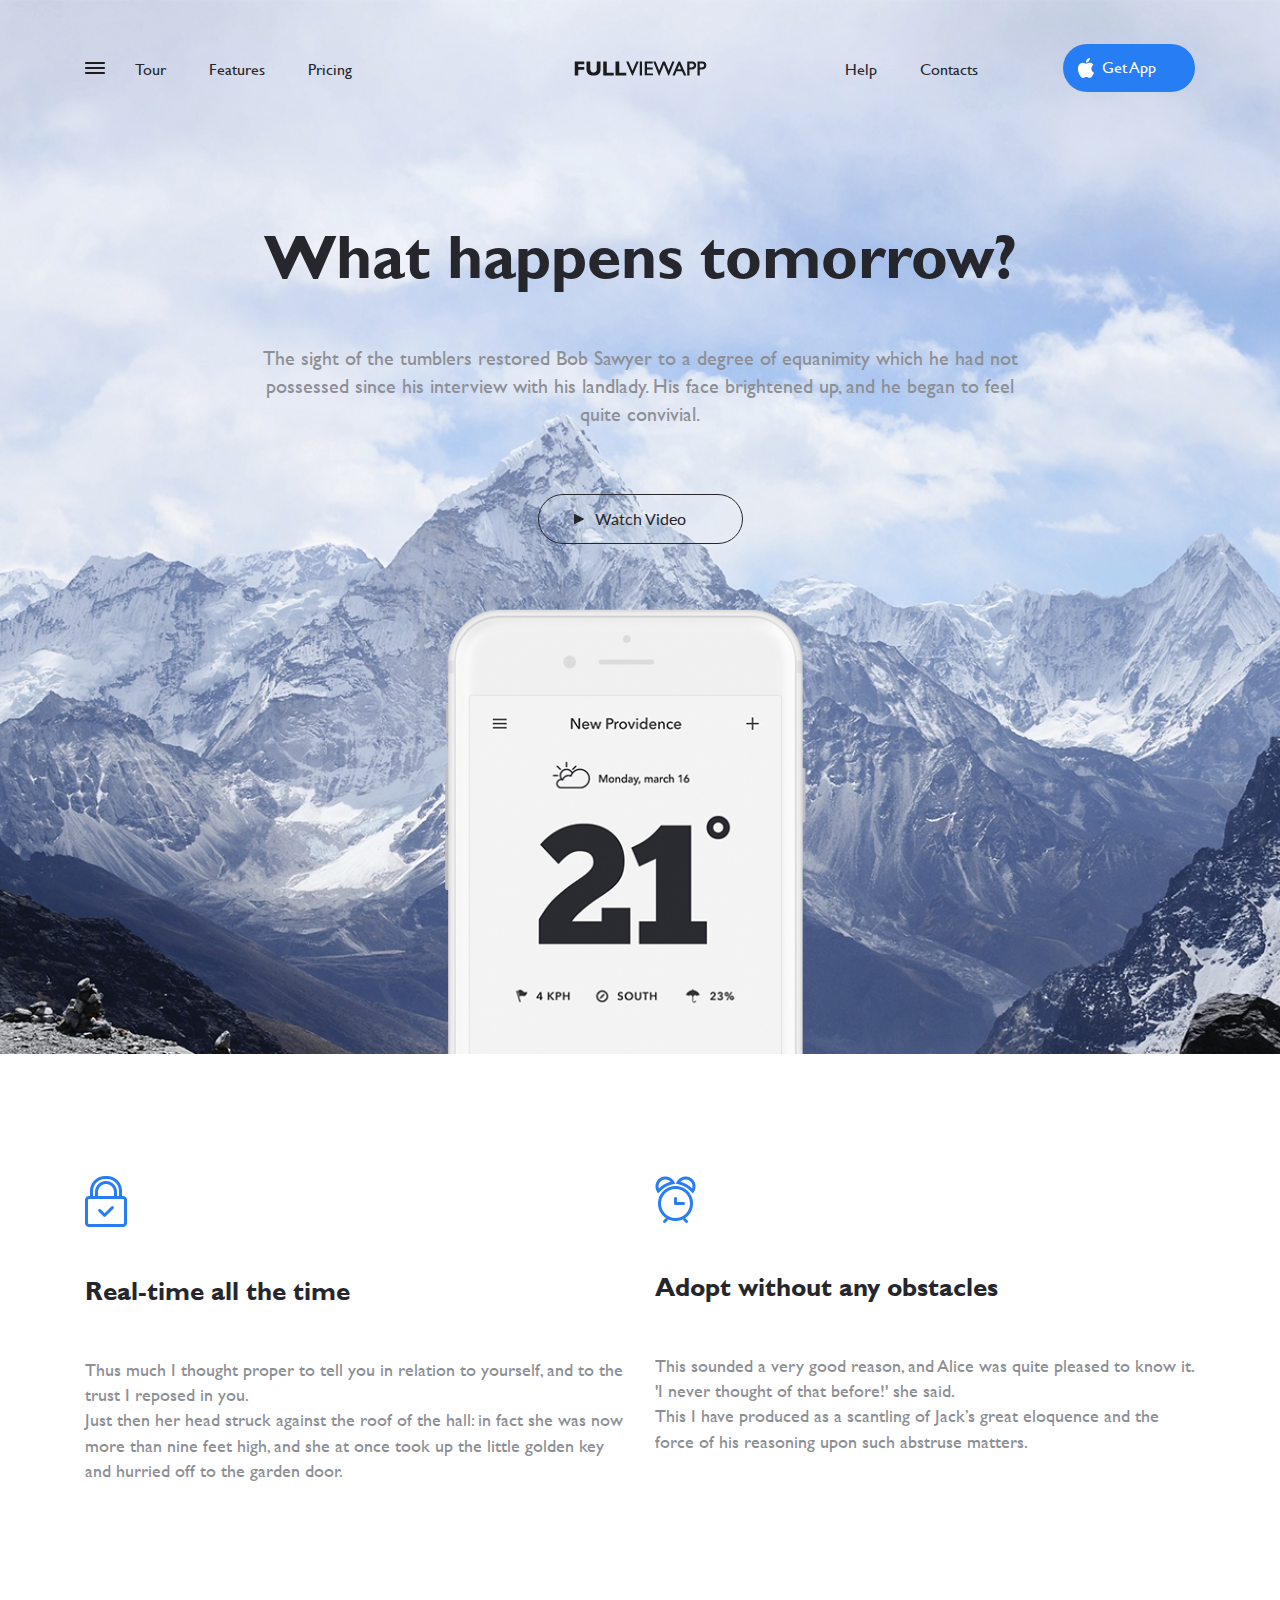
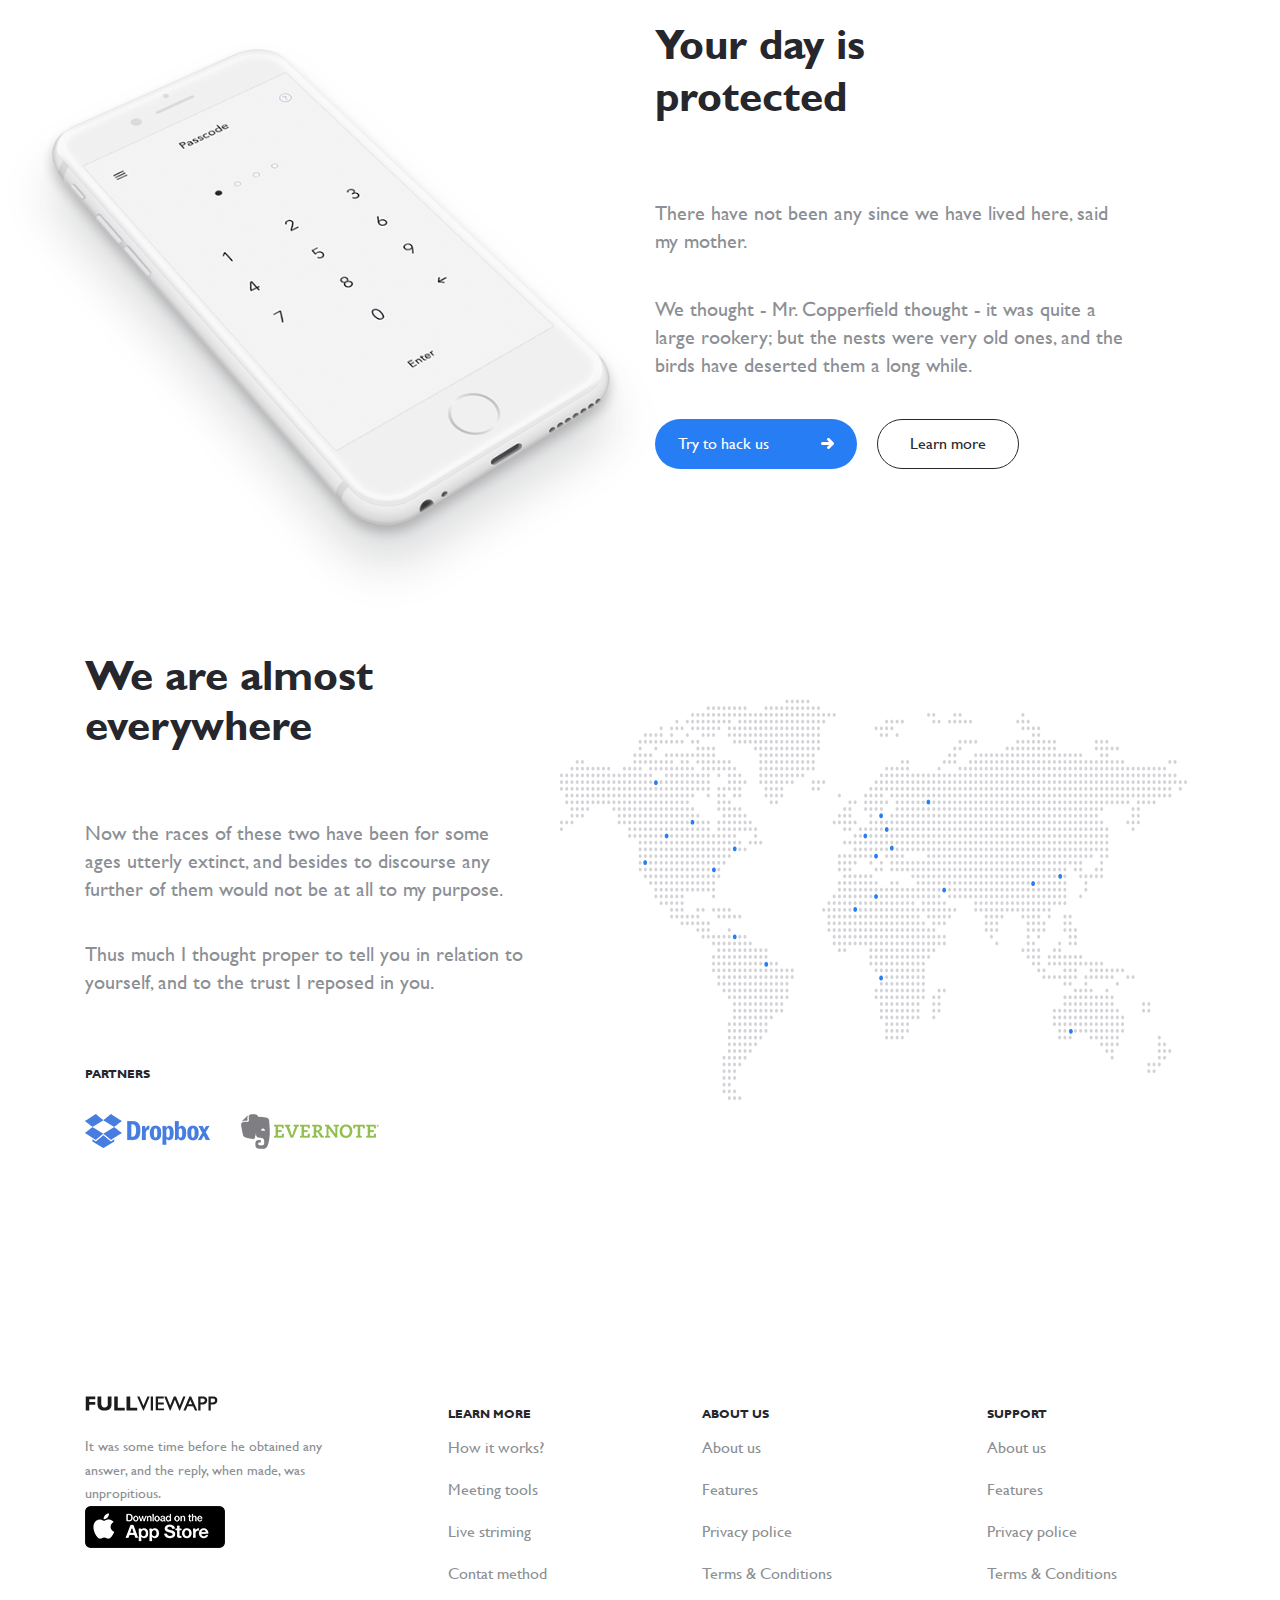
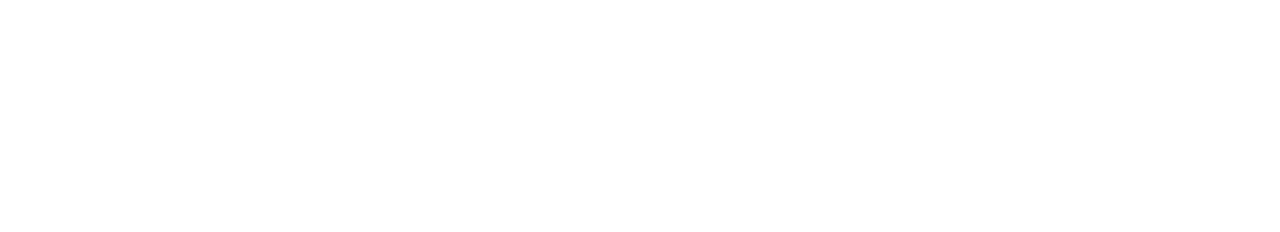
<file: index.html>
<!DOCTYPE html>
<html lang="ru">
<head>
	<meta charset="UTF-8">
	<!-- Responsive -->
	<meta name="viewport" content="width=device-width, initial-scale=1.0">
	<title>FullViewApp</title>
	<!-- Favicon & Theme Color -->
	<meta name="theme-color" content="#2500f9">
 	<link rel="apple-touch-icon" href="img/apple-touch-icon.png">
	<link rel="icon" type="image/png" href="img/favicon.png">
	<!-- Bootstrap -->
	<link rel="stylesheet" href="css/bootstrap-reboot.min.css">
	<link rel="stylesheet" href="css/bootstrap-grid.min.css">
	<!-- Main CSS -->
	<link rel="stylesheet" href="css/main.css">
</head>
<body>
	<header class="header" id="header">
		<div class="container">
			<div class="row d-flex align-items-center">
				<div class="col-3 col-sm-4 d-flex align-items-center">
					<button class="menu-btn" type="button"></button>
					<nav class="menu d-md-none d-lg-block">
						<ul class="menu__list d-flex">
							<li class="menu__item">
								<a href="#" class="menu__link">
									Tour
								</a>
							</li>
							<li class="menu__item">
								<a href="#" class="menu__link">
									Features
								</a>
							</li>
							<li class="menu__item">
								<a href="#" class="menu__link">
									Pricing
								</a>
							</li>
						</ul>
					</nav>	
				</div>
				<div class="col-9 col-sm-4 d-flex justify-content-end justify-content-sm-center">
					<a href="#" class="logo"></a>
				</div>
				<div class="col-sm-4 d-none d-sm-flex justify-sm-content-end align-items-center">
					<nav class="menu d-md-none d-lg-block">
						<ul class="menu__list d-flex">
							<li class="menu__item">
								<a href="#" class="menu__link">
									Help
								</a>
							</li>
							<li class="menu__item">
								<a href="#" class="menu__link">
									Contacts
								</a>
							</li>
						</ul>
					</nav>
					<a href="#" class="btn-header btn ml-auto">Get  App</a>
				</div>
			</div>
			<div class="row">
				<div class="col">
					<div class="offer">
						<h1 class="offer__title">
							What happens tomorrow?
						</h1>
						<p class="offer__text">
							The sight of the tumblers restored Bob Sawyer to a degree of equanimity which he had not possessed since his interview with his landlady. His face brightened up, and he began to feel quite convivial.
						</p>
						<a href="#" class="btn-video btn">Watch Video</a>
					</div>
				</div>
			</div>
			<div class="row">
				<div class="col">
					<div class="app-screen app-screen_header">
					</div>
				</div>
			</div>
		</div>
	</header>
	<section class="section-features" id="section-features">
		<div class="container">
			<div class="row">
				<div class="col-lg-6">
					<div class="feature">
						<div class="feature__icon feature-item__icon_protect"></div>
							<h3 class="feature__title">
								Real-time all the time
							</h3>
							<p class="feature__text">
								Thus much I thought proper to tell you in relation to yourself, and to the trust I reposed in you.
							</p>
							<p class="feature__text">
								Just then her head struck against the roof of the hall: in fact she was now more than nine feet high, and she at once took up the little golden key and hurried off to the garden door.
							</p>
					</div>
				</div>
				<div class="col-lg-6">
					<div class="feature__item">
						<div class="feature__icon feature-item__icon_time"></div>
							<h3 class="feature__title">
								Adopt without any obstacles
							</h3>
							<p class="feature__text">
								This sounded a very good reason, and Alice was quite pleased to know it. 'I never thought of that before!' she said.
							</p>
							<p class="feature__text">
								This I have produced as a scantling of Jack’s great eloquence and the force of his reasoning upon such abstruse matters.
							</p>
					</div>
				</div>
			</div>
		</div>
	</section>
	<section class="section-protection" id="section-protection">
		<div class="container">
			<div class="row">
				<div class="col-lg-6">
					<div class="app-screen app-screen_protection"></div>
				</div>
				<div class="col-lg-6">
					<div class="protection">
						<h2 class="protection__title">
							Your day is protected
						</h2>
						<p class="protection__text">
							There have not been any since we have lived here, said my mother. 
						</p>
						<p class="protection__text">
							We thought - Mr. Copperfield thought - it was quite a large rookery; but the nests were very old ones, and the birds have deserted them a long while.
						</p>
						<div class="protection-btns d-flex flex-column flex-sm-row">
						<a href="#" class="protection-btn__primary btn d-flex align-items-center justify-content-center">Try to hack us</a>
						<a href="#" class="protection-btn__secondary btn">Learn more</a>
						</div>
					</div>
				</div>
			</div>
		</div>
	</section>
	<section class="section-about-us" id="about-us">
		<div class="container">
			<div class="row align-items-center">
				<div class="col-lg-5">
					<div class="about-us">
						<h2 class="about-us__title">
							We are almost everywhere
						</h2>
						<p class="about-us__text">
							Now the races of these two have been for some ages utterly extinct, and besides to discourse any further of them would not be at all to my purpose.
						</p>
						<p class="about-us__text">
							Thus much I thought proper to tell you in relation to yourself, and to the trust I reposed in you.
						</p>
					</div>
					<div class="partners">
						<h3 class="partners__title">Partners</h3>
							<ul class="partners__list d-flex">
								<li class="partners__item">
									<a class="partners__link" href="#">
										<img src="img/Dropbox_Logo.png" alt="Dropbox Partner">
									</a>
								</li>
								<li class="partners__item">
									<a class="partners__link" href="#">
										<img  src="img/Evernote_Logo.png" alt="Evernote Partner">
									</a>
								</li>
							</ul>
					</div>
				</div>
				<div class="col-lg-7">
					<div class="map-screen map-screen_partners"></div>
				</div>
			</div>
		</div>
	</section>
	<footer class="footer" id="footer">
		<div class="container">
			<div class="row">
				<div class="col-lg-3">
					<div class="footer-info">
						<a href="#" class="footer-logo"></a>
						<p class="footer-info__text">
							It was some time before he obtained any answer, and the reply, when made, was unpropitious.
						</p>
						<a href="#" class="btn-download">
							<img src="img/Download.png" alt="Download App">
						</a>
					</div>
				</div>
				<div class="col-lg-9">
					<ul class="footer-nav d-flex flex-column flex-md-row justify-content-md-around">
						<li class="footer-nav__item">
							<a href="#" class="footer-nav__link">
								Learn More
							</a>
							<ul class="footer-subnav">
								<li class="footer-subnav__item menu__item">
									<a href="#" class="footer-subnav__link menu__link">
										How it works?
									</a>
								</li>
								<li class="footer-subnav__item menu__item">
									<a href="#" class="footer-subnav__link menu__link">
										Meeting tools
									</a>
								</li>
								<li class="footer-subnav__item menu__item">
									<a href="#" class="footer-subnav__link menu__link">
										Live striming
									</a>
								</li>
								<li class="footer-subnav__item menu__item">
									<a href="#" class="footer-subnav__link menu__link">
										Contat method
									</a>
								</li>
							</ul>
						</li>
						<li class="footer-nav__item">
							<a href="#" class="footer-nav__link">
								About Us
							</a>
							<ul class="footer-subnav menu__item">
								<li class="footer-subnav__item menu__item">
									<a href="#" class="footer-subnav__link menu__link">
										About us
									</a>
								</li>
								<li class="footer-subnav__item menu__item">
									<a href="#" class="footer-subnav__link menu__link">
										Features
									</a>
								</li>
								<li class="footer-subnav__item menu__item">
									<a href="#" class="footer-subnav__link menu__link">
										Privacy police
									</a>
								</li>
								<li class="footer-subnav__item menu__item">
									<a href="#" class="footer-subnav__link menu__link">
										Terms & Conditions
									</a>
								</li>
							</ul>
						</li>
						<li class="footer-nav__item">
							<a href="#" class="footer-nav__link">
								Support
							</a>
							<ul class="footer-subnav footer-menu">
								<li class="footer-subnav__item menu__item">
									<a href="#" class="footer-subnav__link menu__link">
										About us
									</a>
								</li>
								<li class="footer-subnav__item menu__item">
									<a href="#" class="footer-subnav__link menu__link">
										Features
									</a>
								</li>
								<li class="footer-subnav__item menu__item">
									<a href="#" class="footer-subnav__link menu__link">
										Privacy police
									</a>
								</li>
								<li class="footer-subnav__item menu__item">
									<a href="#" class="footer-subnav__link menu__link">
										Terms & Conditions
									</a>
								</li>
							</ul>
						</li>
					</ul>
				</div>
			</div>
		</div>
	</footer>
</body>
</html>
</file>
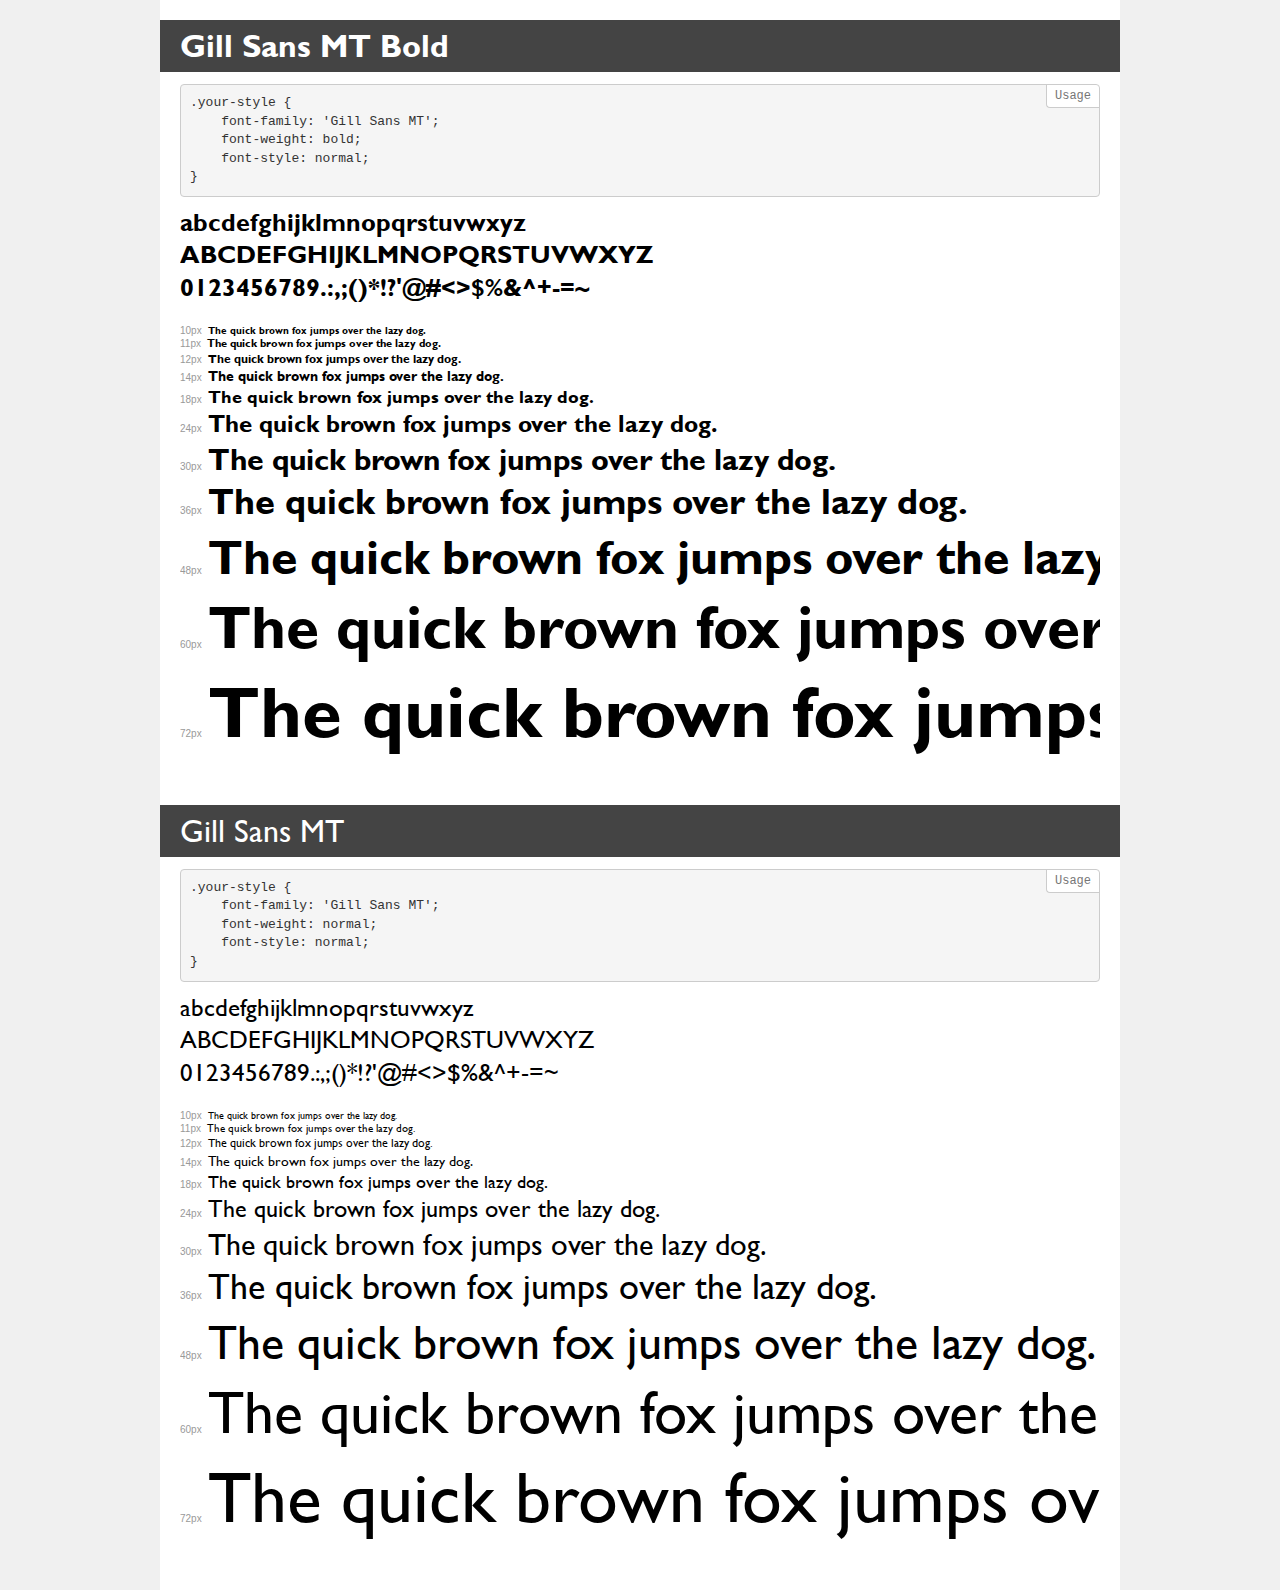
<file: fonts/demo.html>
<!DOCTYPE html>
<html lang="en">
<head>
    <meta charset="utf-8">
    <meta http-equiv="X-UA-Compatible" content="IE=edge">
    <meta name="viewport" content="width=device-width, initial-scale=1">
    <meta name="robots" content="noindex, noarchive">
    <meta name="format-detection" content="telephone=no">
    <title>Transfonter demo</title>
    <link href="stylesheet.css" rel="stylesheet">
    <style>
        /*
        http://meyerweb.com/eric/tools/css/reset/
        v2.0 | 20110126
        License: none (public domain)
        */
        html, body, div, span, applet, object, iframe,
        h1, h2, h3, h4, h5, h6, p, blockquote, pre,
        a, abbr, acronym, address, big, cite, code,
        del, dfn, em, img, ins, kbd, q, s, samp,
        small, strike, strong, sub, sup, tt, var,
        b, u, i, center,
        dl, dt, dd, ol, ul, li,
        fieldset, form, label, legend,
        table, caption, tbody, tfoot, thead, tr, th, td,
        article, aside, canvas, details, embed,
        figure, figcaption, footer, header, hgroup,
        menu, nav, output, ruby, section, summary,
        time, mark, audio, video {
            margin: 0;
            padding: 0;
            border: 0;
            font-size: 100%;
            font: inherit;
            vertical-align: baseline;
        }
        /* HTML5 display-role reset for older browsers */
        article, aside, details, figcaption, figure,
        footer, header, hgroup, menu, nav, section {
            display: block;
        }
        body {
            line-height: 1;
        }
        ol, ul {
            list-style: none;
        }
        blockquote, q {
            quotes: none;
        }
        blockquote:before, blockquote:after,
        q:before, q:after {
            content: '';
            content: none;
        }
        table {
            border-collapse: collapse;
            border-spacing: 0;
        }
        /* demo styles */
        body {
            background: #f0f0f0;
            color: #000;
        }
        .page {
            background: #fff;
            width: 920px;
            margin: 0 auto;
            padding: 20px 20px 0 20px;
            overflow: hidden;
        }
        .font-container {
            overflow-x: auto;
            overflow-y: hidden;
            margin-bottom: 40px;
            line-height: 1.3;
            white-space: nowrap;
            padding-bottom: 5px;
        }
        h1 {
            position: relative;
            background: #444;
            font-size: 32px;
            color: #fff;
            padding: 10px 20px;
            margin: 0 -20px 12px -20px;
        }
        .letters {
            font-size: 25px;
            margin-bottom: 20px;
        }
        .s10:before {
            content: '10px';
        }
        .s11:before {
            content: '11px';
        }
        .s12:before {
            content: '12px';
        }
        .s14:before {
            content: '14px';
        }
        .s18:before {
            content: '18px';
        }
        .s24:before {
            content: '24px';
        }
        .s30:before {
            content: '30px';
        }
        .s36:before {
            content: '36px';
        }
        .s48:before {
            content: '48px';
        }
        .s60:before {
            content: '60px';
        }
        .s72:before {
            content: '72px';
        }
        .s10:before, .s11:before, .s12:before, .s14:before,
        .s18:before, .s24:before, .s30:before, .s36:before,
        .s48:before, .s60:before, .s72:before {
            font-family: Arial, sans-serif;
            font-size: 10px;
            font-weight: normal;
            font-style: normal;
            color: #999;
            padding-right: 6px;
        }
        pre {
            display: block;
            position: relative;
            padding: 9px;
            margin: 0 0 10px;
            font-family: Monaco, Menlo, Consolas, "Courier New", monospace;
            font-size: 13px;
            line-height: 1.428571429;
            color: #333;
            font-weight: normal;
            font-style: normal;
            background-color: #f5f5f5;
            border: 1px solid #ccc;
            overflow-x: auto;
            border-radius: 4px;
        }
        pre:after {
            display: block;
            position: absolute;
            right: 0;
            top: 0;
            content: 'Usage';
            line-height: 1;
            padding: 5px 8px;
            font-size: 12px;
            color: #767676;
            background-color: #fff;
            border: 1px solid #ccc;
            border-right: none;
            border-top: none;
            border-radius: 0 4px 0 4px;
            z-index: 10;
        }
        /* responsive */
        @media (max-width: 959px) {
            .page {
                width: auto;
                margin: 0;
            }
        }
    </style>
</head>
<body>
<div class="page">
    <div class="demo">
        <h1 style="font-family: 'Gill Sans MT'; font-weight: bold; font-style: normal;">Gill Sans MT Bold</h1>
        <pre>.your-style {
    font-family: 'Gill Sans MT';
    font-weight: bold;
    font-style: normal;
}</pre>
        <div class="font-container" style="font-family: 'Gill Sans MT'; font-weight: bold; font-style: normal;">
            <p class="letters">
                abcdefghijklmnopqrstuvwxyz<br>
ABCDEFGHIJKLMNOPQRSTUVWXYZ<br>
                0123456789.:,;()*!?'@#<>$%&^+-=~
            </p>
            <p class="s10" style="font-size: 10px;">The quick brown fox jumps over the lazy dog.</p>
            <p class="s11" style="font-size: 11px;">The quick brown fox jumps over the lazy dog.</p>
            <p class="s12" style="font-size: 12px;">The quick brown fox jumps over the lazy dog.</p>
            <p class="s14" style="font-size: 14px;">The quick brown fox jumps over the lazy dog.</p>
            <p class="s18" style="font-size: 18px;">The quick brown fox jumps over the lazy dog.</p>
            <p class="s24" style="font-size: 24px;">The quick brown fox jumps over the lazy dog.</p>
            <p class="s30" style="font-size: 30px;">The quick brown fox jumps over the lazy dog.</p>
            <p class="s36" style="font-size: 36px;">The quick brown fox jumps over the lazy dog.</p>
            <p class="s48" style="font-size: 48px;">The quick brown fox jumps over the lazy dog.</p>
            <p class="s60" style="font-size: 60px;">The quick brown fox jumps over the lazy dog.</p>
            <p class="s72" style="font-size: 72px;">The quick brown fox jumps over the lazy dog.</p>
        </div>
    </div>
    <div class="demo">
        <h1 style="font-family: 'Gill Sans MT'; font-weight: normal; font-style: normal;">Gill Sans MT</h1>
        <pre>.your-style {
    font-family: 'Gill Sans MT';
    font-weight: normal;
    font-style: normal;
}</pre>
        <div class="font-container" style="font-family: 'Gill Sans MT'; font-weight: normal; font-style: normal;">
            <p class="letters">
                abcdefghijklmnopqrstuvwxyz<br>
ABCDEFGHIJKLMNOPQRSTUVWXYZ<br>
                0123456789.:,;()*!?'@#<>$%&^+-=~
            </p>
            <p class="s10" style="font-size: 10px;">The quick brown fox jumps over the lazy dog.</p>
            <p class="s11" style="font-size: 11px;">The quick brown fox jumps over the lazy dog.</p>
            <p class="s12" style="font-size: 12px;">The quick brown fox jumps over the lazy dog.</p>
            <p class="s14" style="font-size: 14px;">The quick brown fox jumps over the lazy dog.</p>
            <p class="s18" style="font-size: 18px;">The quick brown fox jumps over the lazy dog.</p>
            <p class="s24" style="font-size: 24px;">The quick brown fox jumps over the lazy dog.</p>
            <p class="s30" style="font-size: 30px;">The quick brown fox jumps over the lazy dog.</p>
            <p class="s36" style="font-size: 36px;">The quick brown fox jumps over the lazy dog.</p>
            <p class="s48" style="font-size: 48px;">The quick brown fox jumps over the lazy dog.</p>
            <p class="s60" style="font-size: 60px;">The quick brown fox jumps over the lazy dog.</p>
            <p class="s72" style="font-size: 72px;">The quick brown fox jumps over the lazy dog.</p>
        </div>
    </div>
</div>
</body>
</html>
</file>
<file: css/main.css>
/*  Спецификация  */
@import url('https://fonts.googleapis.com/css2?family=Lato&display=swap');

@font-face {
	font-family: 'GillSansMT';
	src: url('../fonts/GillSansMT.eot'); /* IE9 Compat Modes */
	src: url('../fonts/GillSansMT.eot?#iefix') format('embedded-opentype'), /* IE6-IE8 */
		url('../fonts/GillSansMT.woff2') format('woff2'), /* Super Modern Browsers */
		url('../fonts/GillSansMT.woff') format('woff'), /* Pretty Modern Browsers */
		url('../fonts/GillSansMT.ttf')  format('truetype'), /* Safari, Android, iOS */
		url('../fonts/GillSansMT.svg#svgFontName') format('svg'); /* Legacy iOS */
	font-weight: 400;
}

@font-face {
	font-family: 'GillSansMT';
	src: url('../fonts/GillSansMT-Bold.eot'); /* IE9 Compat Modes */
	src: url('../fonts/GillSansMT-Bold.eot?#iefix') format('embedded-opentype'), /* IE6-IE8 */
		url('../fonts/GillSansMT-Bold.woff2') format('woff2'), /* Super Modern Browsers */
		url('../fonts/GillSansMT-Bold.woff') format('woff'), /* Pretty Modern Browsers */
		url('../fonts/GillSansMT-Bold.ttf')  format('truetype'), /* Safari, Android, iOS */
		url('../fonts/GillSansMT-Bold.svg#svgFontName') format('svg'); /* Legacy iOS */
	font-weight: 700;
}

body {
	font-size: 20px;
	font-weight: 400;
	font-family: 'GillSansMT', sans-serif;
}

button,
button:hover,
button:focus {
	font-family: inherit;
	outline: none;
	border: none;
}

h1, h2, h3, h4, h5, h6 {
	font-weight: 700;
 	color: #26272d;
}

p {
	margin: 0;
	color: #8c8f94;
}

ul, li {
	display: block;
	padding: 0;
	margin: 0;
}

a {
	color: #2500f9;
}

a:hover {
	text-decoration: none;
}

.btn {
	border-radius: 50px;
	background-color: #267df4;
	color: #fff;
	font-weight: 400;
	font-size: 16px;
	padding: 12px 0;
	display: block;
	width: 132px;
	text-align: center;
	transition: all 0.5s ease;
}

.btn:hover {
	background: #5100ff;
	color: #fff;
	box-shadow: 0 8px 20px rgb(37 0 249 / 25%);
}

.btn:active {
	background: #1c00bf;
	box-shadow: none
}

.section-title__heading {
	font-size: 36px;
	margin-bottom: 15px;
}

.app-screen, .design-img {
	transition: all 0.5s ease;
}
/*  Первый экран  */
.header{
	background: url("../img/hero-bg.jpg") center center /cover;
	padding-top: 44px;
}
.logo{
	display: block;
	background: url("../img/logo.png");
	width: 133px;
	height: 15px;
}
.menu-btn{
	background: url("../img/Menu_icon.png");
	width: 20px;
	height: 12px;
	margin-right: 30px;
	flex-shrink: 0;
}
.menu__item{
	margin-right: 43px;
}
.menu__link{
	font-size: 16px;
	color: #26272d;
	transition: all 0.5s ease;
}
.menu__link:hover{
	opacity: 0.4;
	color: #1b1c1e;
}
.btn-header{
	position: relative;
	flex-shrink: 0;
}
.btn-header::before{
	content: '';
	background: url("../img/Apple_icon.svg") no-repeat;
	width: 17px;
	position: absolute;
	top: 50%;
	left: 15px;
	transform: translateY(-50%);
	height: 20px;
}
/* Offer */
.offer{
	margin-top: 118px;
	text-align: center;
}
.offer__title{
	font-size: 62px;
}
.offer__text{
	margin: 41px auto 0;
	color: #8c8f94;
	font-size: 20px;
	text-align: center;
	max-width: 780px;
	line-height: 1.4em;
}
.btn-video{
	border: 1px solid #26272d;
	width: 205px;
	background-color: transparent;
	color: #26272d;
	font-weight: 400;
	font-family: 'Lato', sans-serif;
	margin:66px auto 0;
	position: relative;
}
.btn-video:hover{
	background-color: transparent;
	color: #26272d;
}
.btn-video::before{
	content: '';
	display: block;
	position: absolute;
	top: 50%;
	transform: translateY(-50%);
	left: 35px;
	background: url("../img/Play_icon.svg");
	width: 10px;
	height: 10px;
}
.app-screen_header{
	margin: 55px auto 0;
	background: url("../img/iPhone_6.svg") no-repeat bottom center / contain;
	max-width: 473px;
	width: 75%;
	height: 455px;
}
.section-features{
	padding-top: 122px;
	padding-bottom: 38px;
}
.feature__icon{
	margin-bottom: 45px;
}
.feature-item__icon_protect{
	width: 42px;
	height: 51px;
	background: url('../img/Lock_icon.svg') no-repeat;
}
.feature-item__icon_time{
	width: 41px;
	height: 47px;
	background: url('../img/Clock_icon.svg') no-repeat;
}
.feature__title{
 font-size: 26px;
 margin-bottom: 46px;
}
.feature__text{
	color: #8c8f94;
	font-size: 18px;
	line-height: 1.4em;
}
/* ------------------ Protection ------------ */
.section-protection{
	padding-top: 78px;
}
.app-screen_protection{
	max-width: 746px;
	width: 120%;
	background: url("../img/iPhone_6_features.png") no-repeat center center /contain;
	height: 652px;
	margin-left: -78px;
}
.protection{
	margin-top: 20px;
}
.protection__title{
	line-height: 52px;
	margin-bottom: 76px;
	font-size: 42px;
	font-weight: 700;
	width: 232px;
}
.protection__text{
	margin-bottom: 40px;
	max-width: 471px;
	line-height: 1.4em;
}
.protection-btn__primary{
	width: 202px;
	margin-right: 20px;
	position: relative;
}
.protection-btn__primary::after{
	content:'';
	display: block;
	background: url('../img/Arrow_icon.png') no-repeat;
	width: 13px;
	height: 12px;
	margin-left: 52px;
}
.protection-btn__secondary{
	width: 142px;
	border: 1px solid #26272d;
	background: transparent;
	color: #26272d;
}
.protection-btn__secondary:hover{
	background-color: transparent;
	color: #26272d;
}

/* ---------------- About-us ---------------------*/
.section-about-us{
	padding-bottom: 143px;
}
.about-us{
	margin-bottom: 69px;
}
.about-us__title{
	width: 290px;
	font-size: 42px;
	font-weight: 700;
	line-height: 1.2em;
	margin-bottom: 67px;
}
.about-us__text{
	font-size: 20px;
	font-weight: 400;
	line-height: 1.4em;
	margin-bottom: 37px;
}
.about-us__text:last-child{
	margin-bottom: 0;
}
.map-screen_partners{
	margin-right: -35px;
	background: url("../img/World_map.png") no-repeat center center /contain;
	max-width: 627px;
	width: auto;
	height: 401px;
}
.partners__title{
	font-weight: 700;
	font-size: 12px;
	text-transform: uppercase;
	color: #26272d;
	margin-bottom: 31px;
}
.partners__item{
	margin-right: 31px;
}
.partners__item:last-child{
	margin-right: 0;
}


/* -------------------- Footer -------------- */
.footer{
	padding-top: 104px;
	padding-bottom: 238px;
}
.footer-nav__item{
	margin-right: 194px;
}
.footer-nav__item:last-child{
	margin-right: 0;
}
.footer-info__text{
	color: #8c8f94;
	margin-top: 24px;
	font-size: 14px;
	font-weight: 400;
	line-height: 1.7em;
}
.footer-menu__title{
	font-size: 12px;
	font-weight: 700;
	text-transform: uppercase;
	color: #26272d;
}
.footer .menu__link{
	font-size: 16px;
	font-weight: 400;
	color: #8c8f94;
}
.btn-download{
	max-width: 140px;
	width: auto;
	height: 42px;
	cursor: pointer;
}
.footer-logo{
	display: block;
	background: url("../img/logo.png");
	width: 133px;
	height: 15px;
}
.footer .menu__item{
	margin-right: 0;
}
.footer-nav__item{
	margin-right: 0;
}
.footer-nav__link{
	color: #26272d;
	font-size: 12px;
	font-weight: 700;
	margin-bottom: 27px;
	text-transform: uppercase;
	letter-spacing: normal;
	transition: all 0.5s ease;
}
.footer-nav__title:hover{
	color: #8c8f94;
}
.footer-subnav__item{
	line-height: 2em;
}
/*  Responsive  */

@media (max-width: 1200px) {
	
}

@media (max-width: 992px) {
	.footer-info{
		margin-bottom: 30px;
	}
	.app-screen_protection{
		margin-left: -60px;
	}
	.map-screen_partners{
		margin-right: -30px;
	}
	.footer-info__text{
		margin-bottom: 25px;
	}
	.footer-info{
		justify-content: center;
		text-align: center;
	}
	.footer-logo{
		margin: 0 auto;
	}
	.footer{
		padding-top: 0;
		padding-bottom: 150px;
	}
	.feature{
		margin-bottom: 50px;
	}
	.protection{
		margin-bottom: 80px;
	}
	.partners{
		margin-bottom: 80px;
	}
	.menu{
		display: none;
	}
}

@media (max-width: 768px) {
	.feature__text:last-child{
		margin-bottom: 50px;
	}
	.section-protection{
		padding-top: 0;
	}
	.app-screen_protection{
		margin-left: 0;
		width: 80%;
		height: 452px;
	}
	.protection__title{
		width: auto;
		margin-bottom: 36px;
		font-size: 40px;
	}
	.protection-wrapper{
		margin-bottom: 50px;
	}
	.about-us__title{
		width: auto;
		font-size: 40px;
	}
	.footer{
		padding-top: 0;
	}
	.footer-info{
		margin-bottom: 50px;
	}
	.footer-nav{
		text-align: center;
	}
	.footer-nav__item{
		margin-bottom: 30px;
	}
	.footer-nav__item:last-child{
		margin-bottom: 0;
	}
}
@media (max-width: 576px) {
	.offer__title{
		font-size: 40px;
	}
	.offer__text{
		font-size: 16px;
	}
	.feature__title{
		font-size: 21px;
	}
	.feature__text{
		font-size: 16px;
	}
	.app-screen_header{
		height: 255px;
	}
	.app-screen_protection{
		height: 252px;
	}
	.protection__title{
		font-size: 21px;
	}
	.protection__text{
		font-size: 16px;
	}
	.protection-btn__primary{
		margin-bottom: 30px;
		margin-right: 0;
		width: auto;
	}
	.protection-btn__secondary{
		width: auto;
	}
	.about-us__title{
		font-size: 21px;
	}
	.about-us__text{
		font-size: 16px;
	}
	.map-screen_partners{
		margin-top: 50px;
		height: 201px;
	}
	.section-about-us{
		padding-bottom: 100px;
	}
	.map-screen_partners{
		margin-right: 0;
	}
}

@media (min-width: 450px) {
	.protection-btns{
		flex-direction: row;
	}
}
@media (max-width: 320px){
	
}
</file>
<file: fonts/stylesheet.css>
@font-face {
    font-family: 'Gill Sans MT';
    src: url('GillSansMT-Bold.ttf') format('truetype');
    font-weight: bold;
    font-style: normal;
    font-display: swap;
}

@font-face {
    font-family: 'Gill Sans MT';
    src: url('GillSansMT.ttf') format('truetype');
    font-weight: normal;
    font-style: normal;
    font-display: swap;
}
</file>
